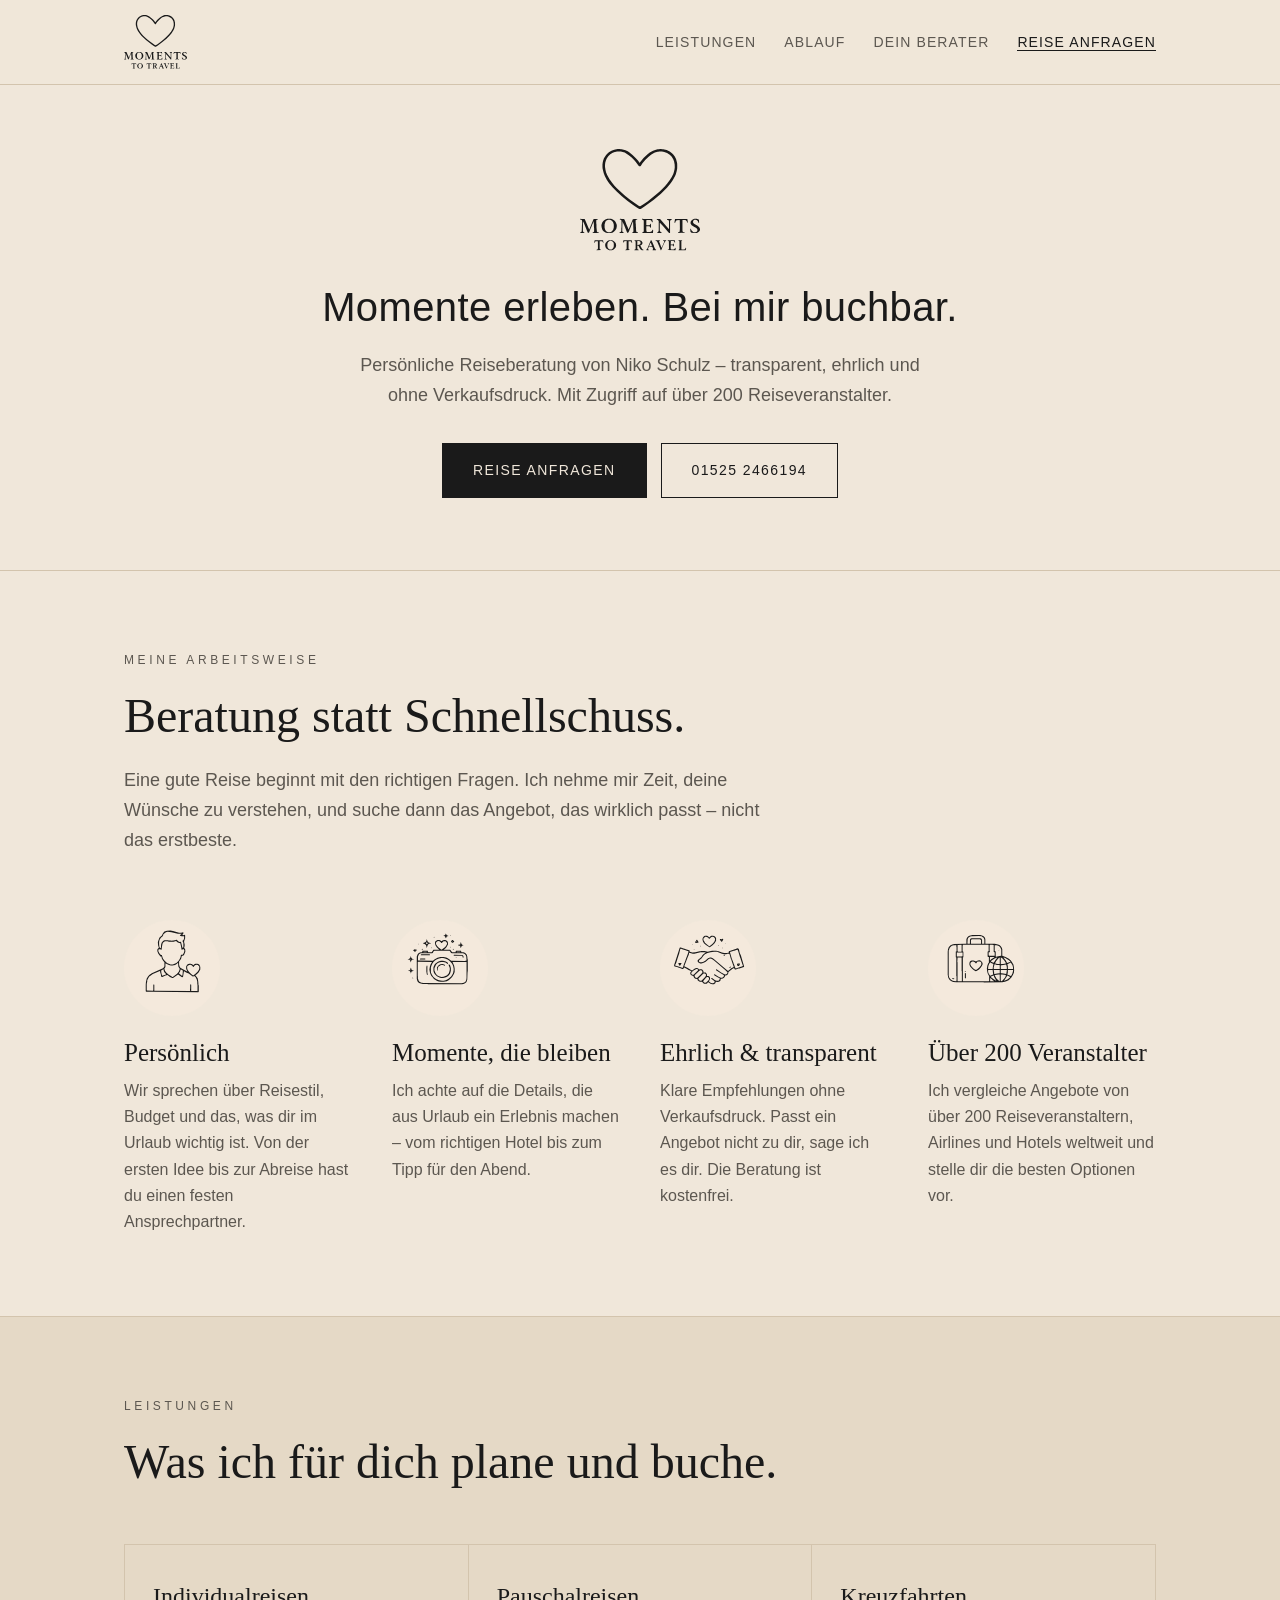
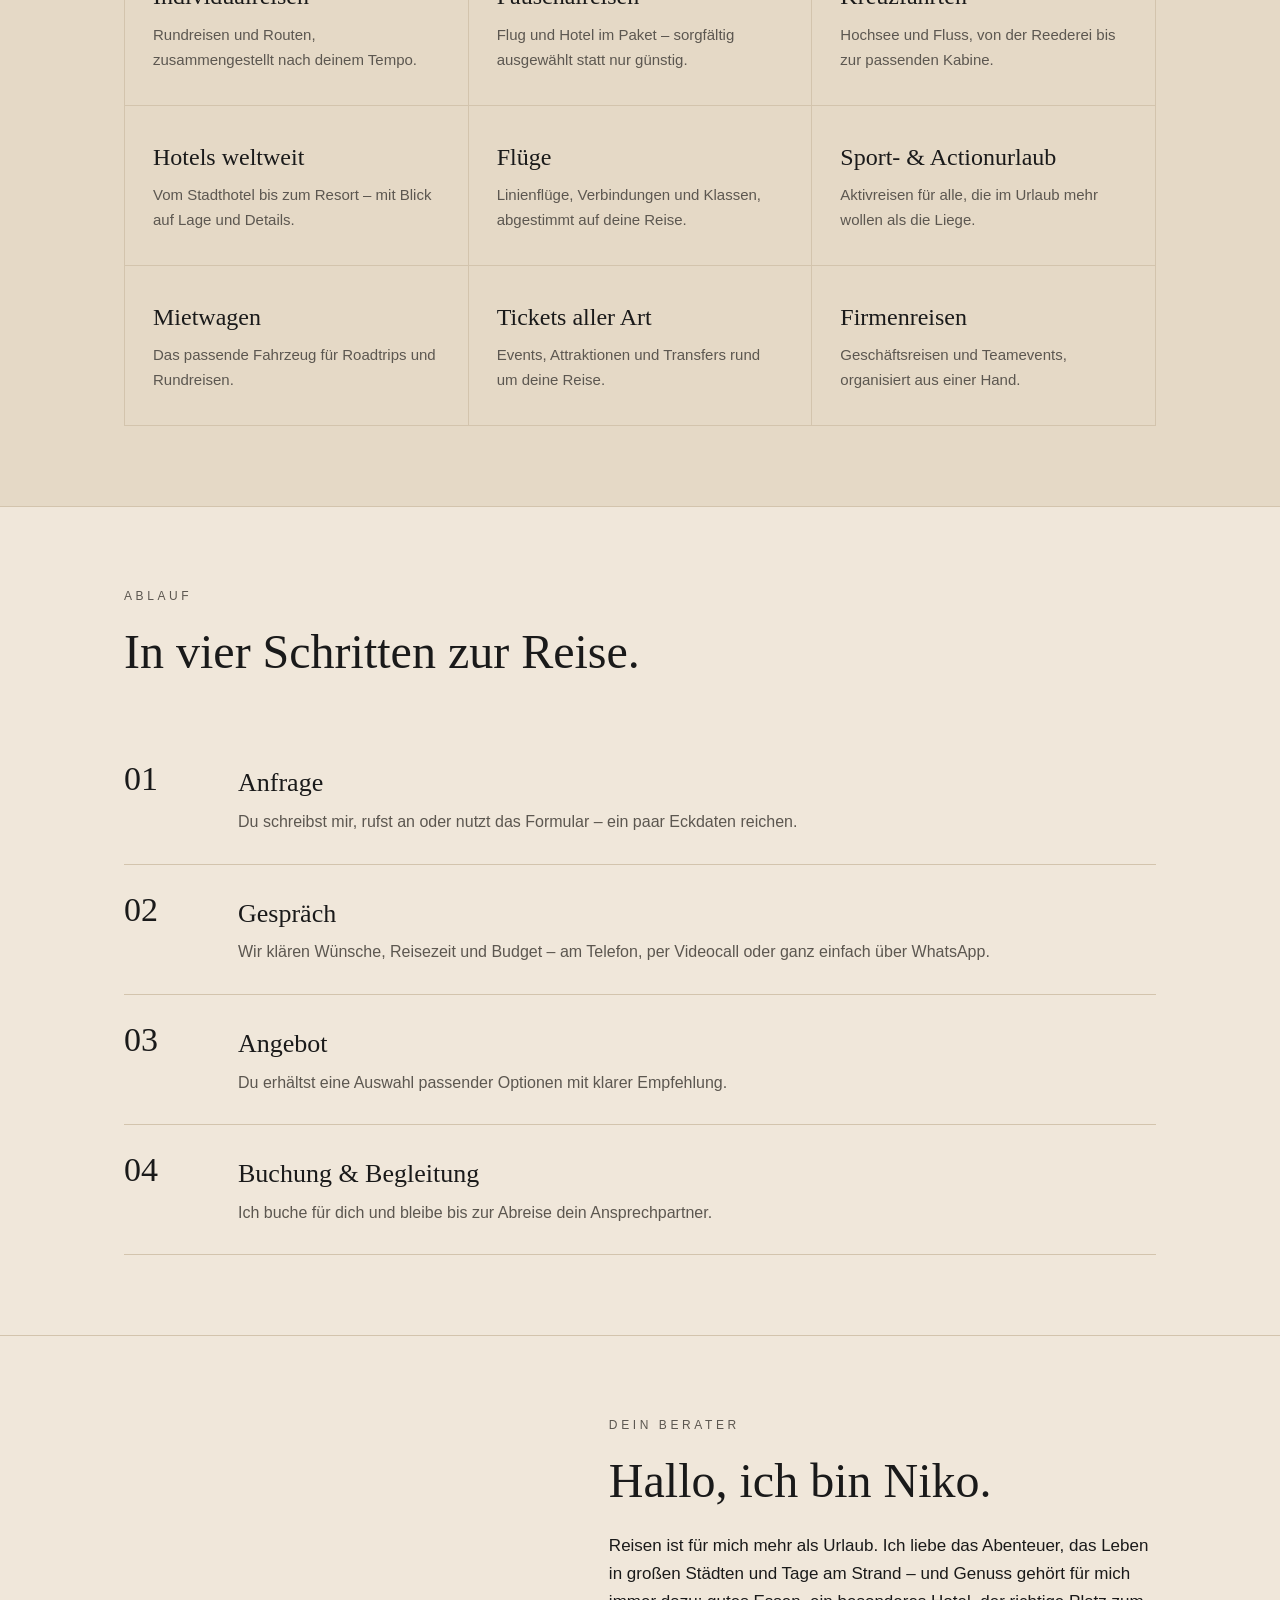
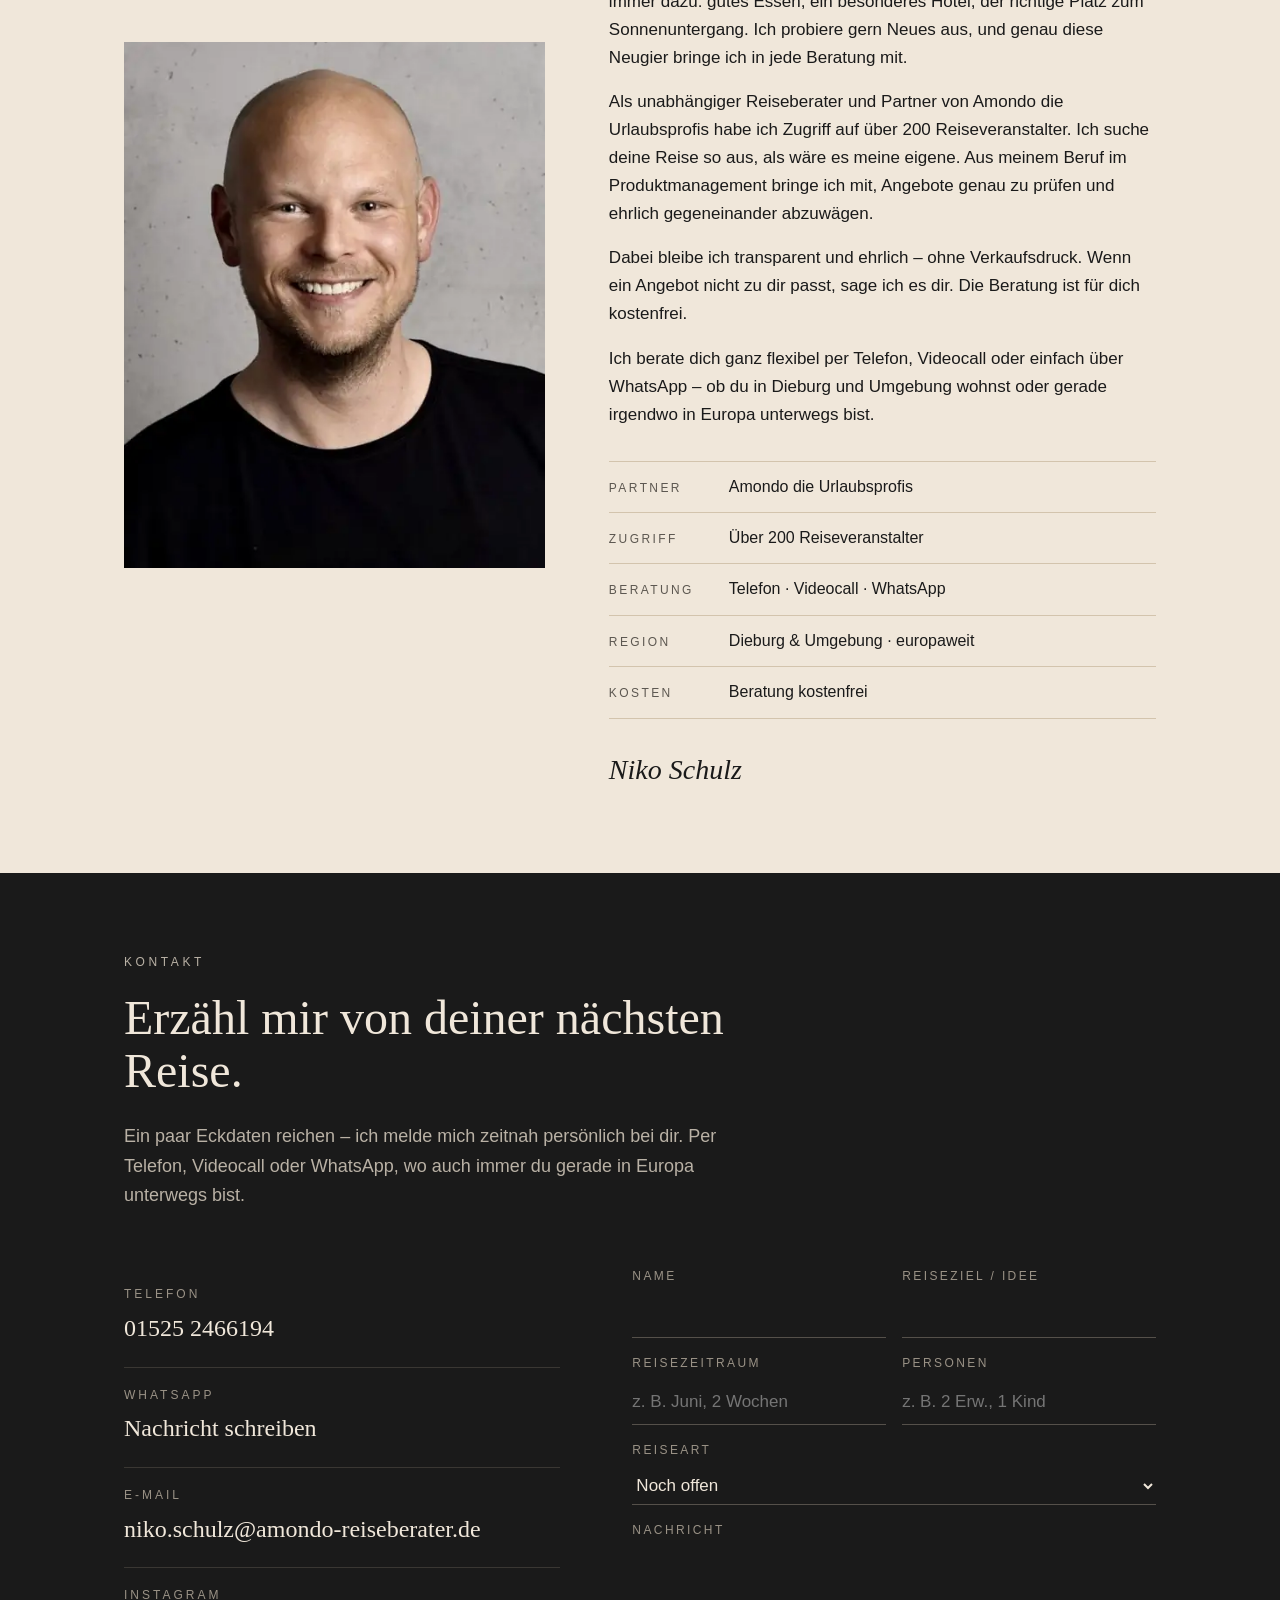
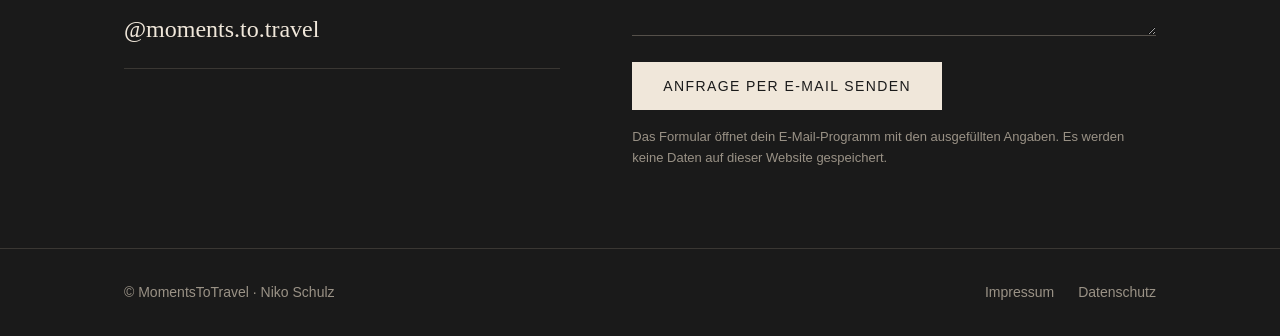
<file: index.html>
<!DOCTYPE html>
<html lang="de">
<head>
<meta charset="utf-8">
<meta name="viewport" content="width=device-width, initial-scale=1">
<title>MomentsToTravel – Persönliche Reiseberatung Niko Schulz</title>
<meta name="description" content="Persönliche Reiseberatung von Niko Schulz aus Dieburg – per Telefon, Videocall oder WhatsApp, wo auch immer du bist: Individualreisen, Kreuzfahrten, Hotels und Flüge mit Zugriff auf über 200 Reiseveranstalter.">
<meta property="og:title" content="MOMENTS TO TRAVEL – Reiseberatung Niko Schulz">
<meta property="og:description" content="Momente erleben. Bei mir buchbar. Persönliche Reiseberatung – transparent, ehrlich und ohne Verkaufsdruck.">
<meta property="og:type" content="website">
<link rel="icon" href="favicon.svg" type="image/svg+xml">
<link rel="stylesheet" href="style.css">
</head>
<body>

<header>
  <div class="wrap nav">
    <a href="#" class="brand" aria-label="MOMENTS TO TRAVEL – Startseite"><img src="logo.svg" alt="MOMENTS TO TRAVEL" class="logo-sm"></a>
    <ul class="menu">
      <li><a href="#leistungen">Leistungen</a></li>
      <li><a href="#ablauf">Ablauf</a></li>
      <li><a href="#berater">Dein Berater</a></li>
      <li><a href="#kontakt" class="cta">Reise anfragen</a></li>
    </ul>
  </div>
</header>

<main>
  <div class="hero wrap">
    <img src="logo.svg" alt="MOMENTS TO TRAVEL" class="logo-lg">
    <h1 class="claim">Momente erleben. Bei mir buchbar.</h1>
    <p>Persönliche Reiseberatung von Niko Schulz – transparent, ehrlich und ohne Verkaufsdruck. Mit Zugriff auf über 200 Reiseveranstalter.</p>
    <div class="buttons">
      <a href="#kontakt" class="btn solid">Reise anfragen</a>
      <a href="tel:+4915252466194" class="btn ghost">01525 2466194</a>
    </div>
  </div>

  <section>
    <div class="wrap">
      <p class="eyebrow">Meine Arbeitsweise</p>
      <h2>Beratung statt Schnellschuss.</h2>
      <p class="lead">Eine gute Reise beginnt mit den richtigen Fragen. Ich nehme mir Zeit, deine Wünsche zu verstehen, und suche dann das Angebot, das wirklich passt – nicht das erstbeste.</p>
      <div class="four">
        <div>
          <img src="img/icon-persoenlich.svg" alt="" class="icon">
          <h3>Persönlich</h3>
          <p>Wir sprechen über Reisestil, Budget und das, was dir im Urlaub wichtig ist. Von der ersten Idee bis zur Abreise hast du einen festen Ansprechpartner.</p>
        </div>
        <div>
          <img src="img/icon-momente.svg" alt="" class="icon">
          <h3>Momente, die bleiben</h3>
          <p>Ich achte auf die Details, die aus Urlaub ein Erlebnis machen – vom richtigen Hotel bis zum Tipp für den Abend.</p>
        </div>
        <div>
          <img src="img/icon-vertrauen.svg" alt="" class="icon">
          <h3>Ehrlich &amp; transparent</h3>
          <p>Klare Empfehlungen ohne Verkaufsdruck. Passt ein Angebot nicht zu dir, sage ich es dir. Die Beratung ist kostenfrei.</p>
        </div>
        <div>
          <img src="img/icon-weltweit.svg" alt="" class="icon">
          <h3>Über 200 Veranstalter</h3>
          <p>Ich vergleiche Angebote von über 200 Reiseveranstaltern, Airlines und Hotels weltweit und stelle dir die besten Optionen vor.</p>
        </div>
      </div>
    </div>
  </section>

  <section class="services" id="leistungen">
    <div class="wrap">
      <p class="eyebrow">Leistungen</p>
      <h2>Was ich für dich plane und buche.</h2>
      <div class="grid">
        <div><h3>Individualreisen</h3><p>Rundreisen und Routen, zusammengestellt nach deinem Tempo.</p></div>
        <div><h3>Pauschalreisen</h3><p>Flug und Hotel im Paket – sorgfältig ausgewählt statt nur günstig.</p></div>
        <div><h3>Kreuzfahrten</h3><p>Hochsee und Fluss, von der Reederei bis zur passenden Kabine.</p></div>
        <div><h3>Hotels weltweit</h3><p>Vom Stadthotel bis zum Resort – mit Blick auf Lage und Details.</p></div>
        <div><h3>Flüge</h3><p>Linienflüge, Verbindungen und Klassen, abgestimmt auf deine Reise.</p></div>
        <div><h3>Sport- &amp; Actionurlaub</h3><p>Aktivreisen für alle, die im Urlaub mehr wollen als die Liege.</p></div>
        <div><h3>Mietwagen</h3><p>Das passende Fahrzeug für Roadtrips und Rundreisen.</p></div>
        <div><h3>Tickets aller Art</h3><p>Events, Attraktionen und Transfers rund um deine Reise.</p></div>
        <div><h3>Firmenreisen</h3><p>Geschäftsreisen und Teamevents, organisiert aus einer Hand.</p></div>
      </div>
    </div>
  </section>

  <section id="ablauf">
    <div class="wrap">
      <p class="eyebrow">Ablauf</p>
      <h2>In vier Schritten zur Reise.</h2>
      <ol class="steps">
        <li><div><h3>Anfrage</h3><p>Du schreibst mir, rufst an oder nutzt das Formular – ein paar Eckdaten reichen.</p></div></li>
        <li><div><h3>Gespräch</h3><p>Wir klären Wünsche, Reisezeit und Budget – am Telefon, per Videocall oder ganz einfach über WhatsApp.</p></div></li>
        <li><div><h3>Angebot</h3><p>Du erhältst eine Auswahl passender Optionen mit klarer Empfehlung.</p></div></li>
        <li><div><h3>Buchung &amp; Begleitung</h3><p>Ich buche für dich und bleibe bis zur Abreise dein Ansprechpartner.</p></div></li>
      </ol>
    </div>
  </section>

  <section id="berater">
    <div class="wrap about">
      <div class="portrait"><img src="img/niko.svg" alt="Niko Schulz, Reiseberater"></div>
      <div>
        <p class="eyebrow">Dein Berater</p>
        <h2>Hallo, ich bin Niko.</h2>
        <p>Reisen ist für mich mehr als Urlaub. Ich liebe das Abenteuer, das Leben in großen Städten und Tage am Strand – und Genuss gehört für mich immer dazu: gutes Essen, ein besonderes Hotel, der richtige Platz zum Sonnenuntergang. Ich probiere gern Neues aus, und genau diese Neugier bringe ich in jede Beratung mit.</p>
        <p>Als unabhängiger Reiseberater und Partner von Amondo die Urlaubsprofis habe ich Zugriff auf über 200 Reiseveranstalter. Ich suche deine Reise so aus, als wäre es meine eigene. Aus meinem Beruf im Produktmanagement bringe ich mit, Angebote genau zu prüfen und ehrlich gegeneinander abzuwägen.</p>
        <p>Dabei bleibe ich transparent und ehrlich – ohne Verkaufsdruck. Wenn ein Angebot nicht zu dir passt, sage ich es dir. Die Beratung ist für dich kostenfrei.</p>
        <p>Ich berate dich ganz flexibel per Telefon, Videocall oder einfach über WhatsApp – ob du in Dieburg und Umgebung wohnst oder gerade irgendwo in Europa unterwegs bist.</p>
        <ul class="facts">
          <li><span>Partner</span>Amondo die Urlaubsprofis</li>
          <li><span>Zugriff</span>Über 200 Reiseveranstalter</li>
          <li><span>Beratung</span>Telefon · Videocall · WhatsApp</li>
          <li><span>Region</span>Dieburg &amp; Umgebung · europaweit</li>
          <li><span>Kosten</span>Beratung kostenfrei</li>
        </ul>
        <p class="sign">Niko Schulz</p>
      </div>
    </div>
  </section>

  <section class="contact" id="kontakt">
    <div class="wrap">
      <p class="eyebrow">Kontakt</p>
      <h2>Erzähl mir von deiner nächsten Reise.</h2>
      <p class="lead">Ein paar Eckdaten reichen – ich melde mich zeitnah persönlich bei dir. Per Telefon, Videocall oder WhatsApp, wo auch immer du gerade in Europa unterwegs bist.</p>
      <div class="contact-grid">
        <ul class="channels">
          <li><span>Telefon</span><a href="tel:+4915252466194">01525 2466194</a></li>
          <li><span>WhatsApp</span><a href="https://wa.me/4915252466194">Nachricht schreiben</a></li>
          <li><span>E-Mail</span><a href="mailto:niko.schulz@amondo-reiseberater.de">niko.schulz@amondo-reiseberater.de</a></li>
          <li><span>Instagram</span><a href="https://www.instagram.com/moments.to.travel/">@moments.to.travel</a></li>
        </ul>
        <form id="anfrage">
          <div><label for="name">Name</label><input id="name" required></div>
          <div><label for="ziel">Reiseziel / Idee</label><input id="ziel"></div>
          <div><label for="zeit">Reisezeitraum</label><input id="zeit" placeholder="z. B. Juni, 2 Wochen"></div>
          <div><label for="personen">Personen</label><input id="personen" placeholder="z. B. 2 Erw., 1 Kind"></div>
          <div class="full"><label for="art">Reiseart</label>
            <select id="art">
              <option>Noch offen</option><option>Individualreise</option><option>Pauschalreise</option>
              <option>Kreuzfahrt</option><option>Hotel</option><option>Flug</option>
              <option>Sport- / Actionurlaub</option><option>Firmenreise</option>
            </select>
          </div>
          <div class="full"><label for="nachricht">Nachricht</label><textarea id="nachricht"></textarea></div>
          <div class="full"><button type="submit" class="btn">Anfrage per E-Mail senden</button></div>
          <p class="full hint">Das Formular öffnet dein E-Mail-Programm mit den ausgefüllten Angaben. Es werden keine Daten auf dieser Website gespeichert.</p>
        </form>
      </div>
    </div>
  </section>
</main>

<footer>
  <div class="wrap">
    <span>© MomentsToTravel · Niko Schulz</span>
    <span><a href="impressum.html">Impressum</a><a href="datenschutz.html">Datenschutz</a></span>
  </div>
</footer>

<script>
document.getElementById('anfrage').addEventListener('submit', function (e) {
  e.preventDefault();
  var v = function (id) { return document.getElementById(id).value.trim(); };
  var body = 'Name: ' + v('name') + '\nReiseziel / Idee: ' + v('ziel') + '\nZeitraum: ' + v('zeit') +
             '\nPersonen: ' + v('personen') + '\nReiseart: ' + v('art') + '\n\n' + v('nachricht');
  window.location.href = 'mailto:niko.schulz@amondo-reiseberater.de?subject=' +
    encodeURIComponent('Reiseanfrage über momentstotravel.de') + '&body=' + encodeURIComponent(body);
});
</script>
</body>
</html>
</file>
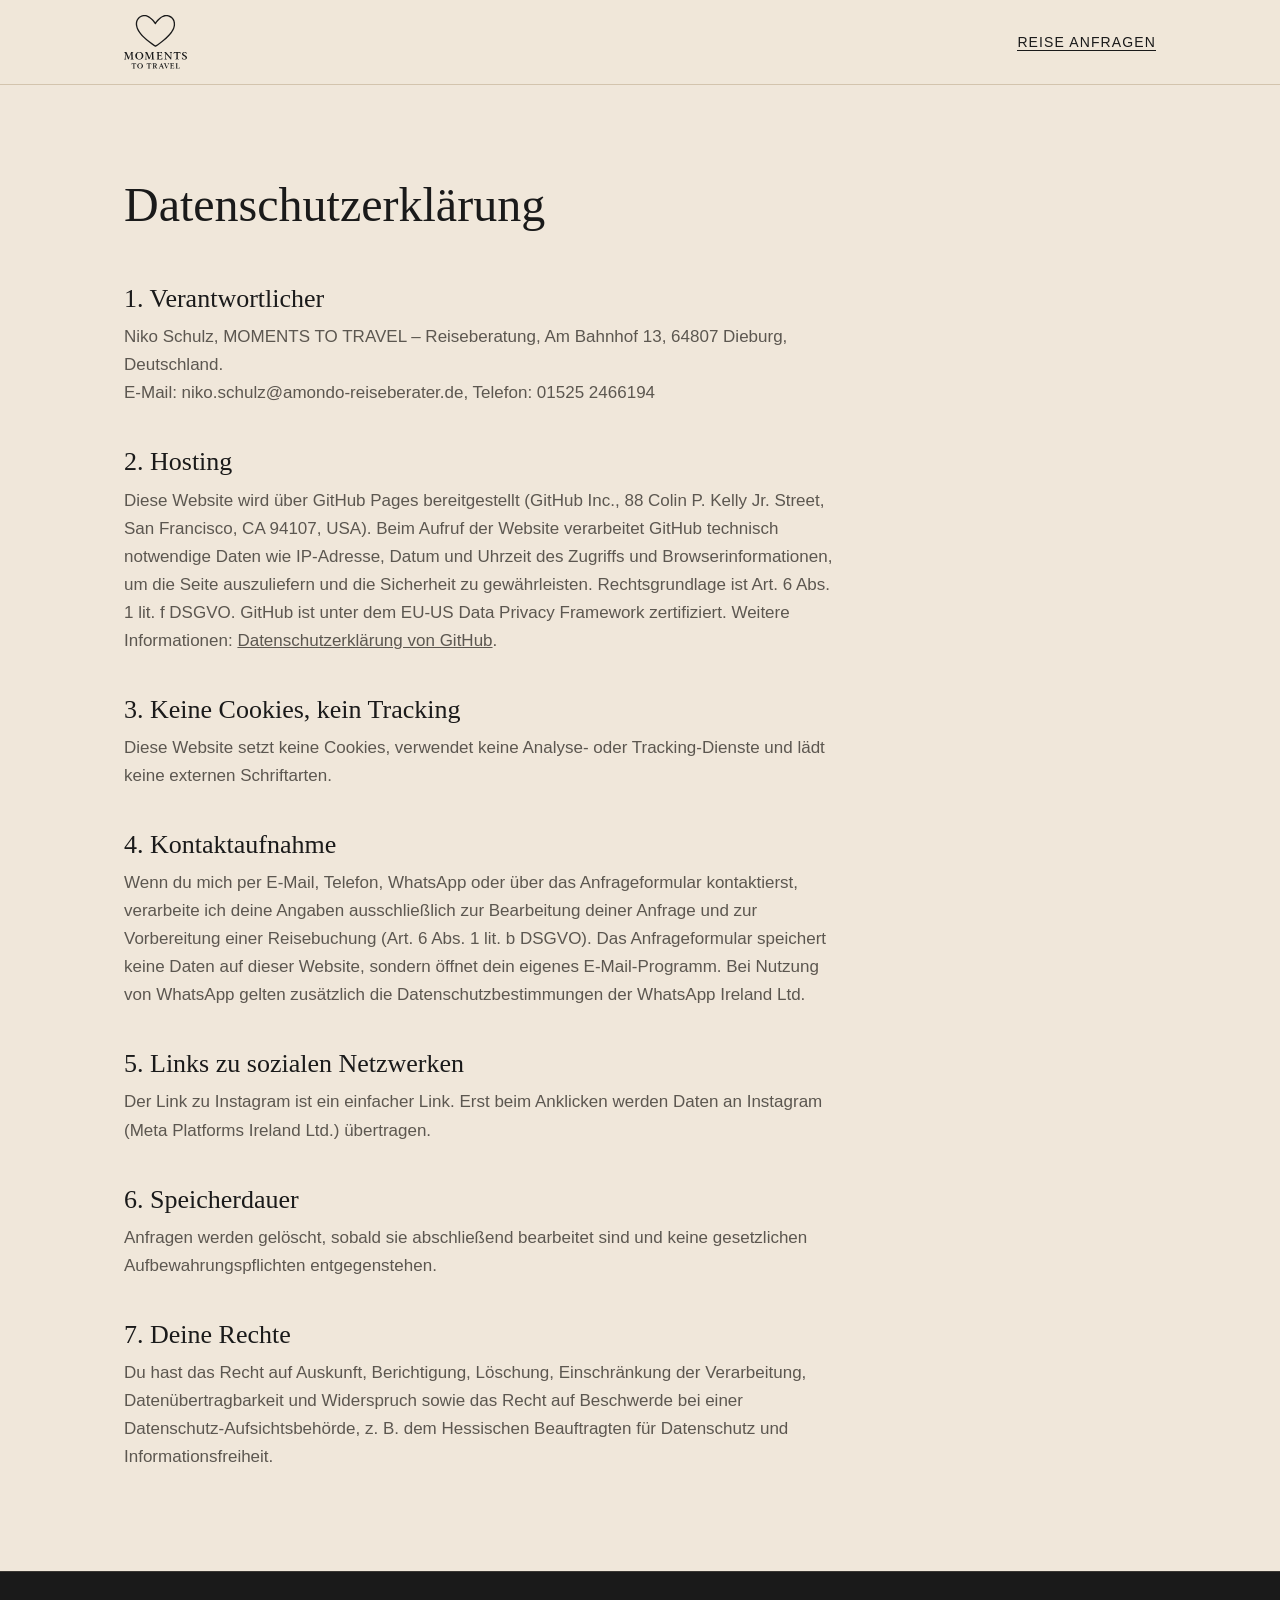
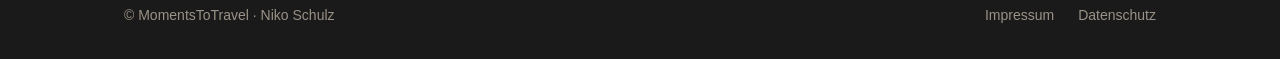
<file: datenschutz.html>
<!DOCTYPE html>
<html lang="de">
<head>
<meta charset="utf-8">
<meta name="viewport" content="width=device-width, initial-scale=1">
<title>Datenschutz – MomentsToTravel</title>
<meta name="robots" content="noindex">
<link rel="icon" href="favicon.svg" type="image/svg+xml">
<link rel="stylesheet" href="style.css">
</head>
<body>
<header>
  <div class="wrap nav">
    <a href="index.html" class="brand" aria-label="Zur Startseite"><img src="logo.svg" alt="MOMENTS TO TRAVEL" class="logo-sm"></a>
    <ul class="menu"><li><a href="index.html#kontakt" class="cta">Reise anfragen</a></li></ul>
  </div>
</header>
<main class="legal">
  <div class="wrap">
    <h1>Datenschutzerklärung</h1>

    <h2>1. Verantwortlicher</h2>
    <p>Niko Schulz, MOMENTS TO TRAVEL – Reiseberatung, Am Bahnhof 13, 64807 Dieburg, Deutschland.<br>
    E-Mail: niko.schulz@amondo-reiseberater.de, Telefon: 01525 2466194</p>

    <h2>2. Hosting</h2>
    <p>Diese Website wird über GitHub Pages bereitgestellt (GitHub Inc., 88 Colin P. Kelly Jr. Street, San Francisco, CA 94107, USA). Beim Aufruf der Website verarbeitet GitHub technisch notwendige Daten wie IP-Adresse, Datum und Uhrzeit des Zugriffs und Browserinformationen, um die Seite auszuliefern und die Sicherheit zu gewährleisten. Rechtsgrundlage ist Art. 6 Abs. 1 lit. f DSGVO. GitHub ist unter dem EU-US Data Privacy Framework zertifiziert. Weitere Informationen: <a href="https://docs.github.com/de/site-policy/privacy-policies/github-general-privacy-statement">Datenschutzerklärung von GitHub</a>.</p>

    <h2>3. Keine Cookies, kein Tracking</h2>
    <p>Diese Website setzt keine Cookies, verwendet keine Analyse- oder Tracking-Dienste und lädt keine externen Schriftarten.</p>

    <h2>4. Kontaktaufnahme</h2>
    <p>Wenn du mich per E-Mail, Telefon, WhatsApp oder über das Anfrageformular kontaktierst, verarbeite ich deine Angaben ausschließlich zur Bearbeitung deiner Anfrage und zur Vorbereitung einer Reisebuchung (Art. 6 Abs. 1 lit. b DSGVO). Das Anfrageformular speichert keine Daten auf dieser Website, sondern öffnet dein eigenes E-Mail-Programm. Bei Nutzung von WhatsApp gelten zusätzlich die Datenschutzbestimmungen der WhatsApp Ireland Ltd.</p>

    <h2>5. Links zu sozialen Netzwerken</h2>
    <p>Der Link zu Instagram ist ein einfacher Link. Erst beim Anklicken werden Daten an Instagram (Meta Platforms Ireland Ltd.) übertragen.</p>

    <h2>6. Speicherdauer</h2>
    <p>Anfragen werden gelöscht, sobald sie abschließend bearbeitet sind und keine gesetzlichen Aufbewahrungspflichten entgegenstehen.</p>

    <h2>7. Deine Rechte</h2>
    <p>Du hast das Recht auf Auskunft, Berichtigung, Löschung, Einschränkung der Verarbeitung, Datenübertragbarkeit und Widerspruch sowie das Recht auf Beschwerde bei einer Datenschutz-Aufsichtsbehörde, z. B. dem Hessischen Beauftragten für Datenschutz und Informationsfreiheit.</p>
  </div>
</main>
<footer>
  <div class="wrap">
    <span>© MomentsToTravel · Niko Schulz</span>
    <span><a href="impressum.html">Impressum</a><a href="datenschutz.html">Datenschutz</a></span>
  </div>
</footer>
</body>
</html>
</file>
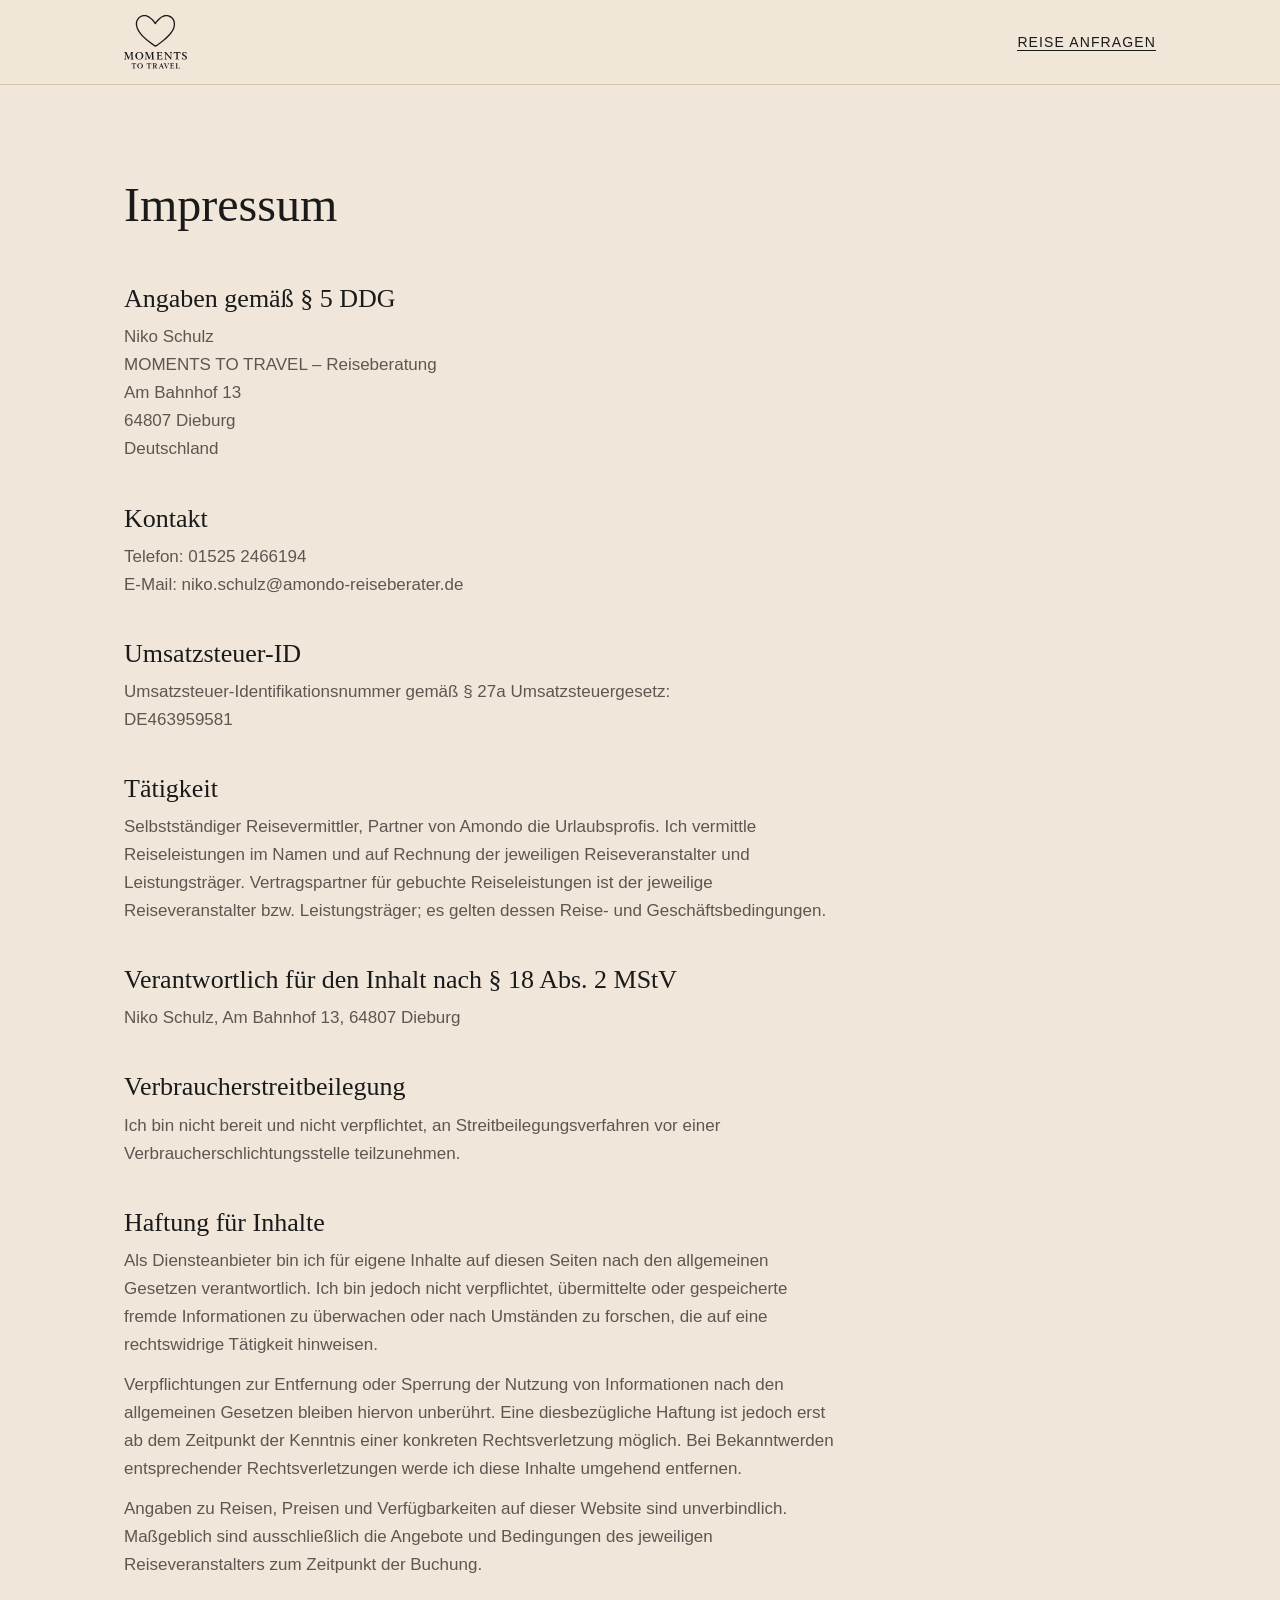
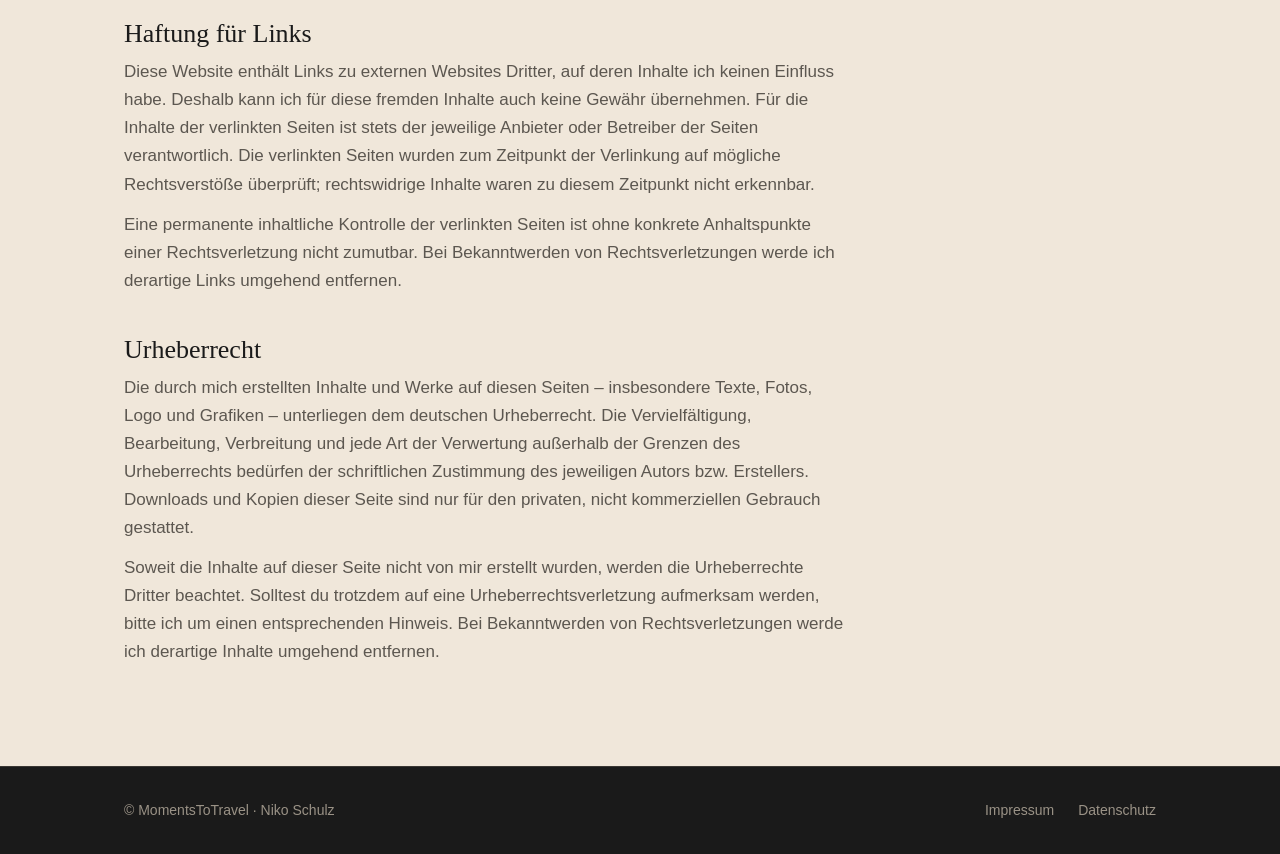
<file: impressum.html>
<!DOCTYPE html>
<html lang="de">
<head>
<meta charset="utf-8">
<meta name="viewport" content="width=device-width, initial-scale=1">
<title>Impressum – MomentsToTravel</title>
<meta name="robots" content="noindex">
<link rel="icon" href="favicon.svg" type="image/svg+xml">
<link rel="stylesheet" href="style.css">
</head>
<body>
<header>
  <div class="wrap nav">
    <a href="index.html" class="brand" aria-label="Zur Startseite"><img src="logo.svg" alt="MOMENTS TO TRAVEL" class="logo-sm"></a>
    <ul class="menu"><li><a href="index.html#kontakt" class="cta">Reise anfragen</a></li></ul>
  </div>
</header>
<main class="legal">
  <div class="wrap">
    <h1>Impressum</h1>

    <h2>Angaben gemäß § 5 DDG</h2>
    <p>Niko Schulz<br>MOMENTS TO TRAVEL – Reiseberatung<br>Am Bahnhof 13<br>64807 Dieburg<br>Deutschland</p>

    <h2>Kontakt</h2>
    <p>Telefon: 01525 2466194<br>E-Mail: niko.schulz@amondo-reiseberater.de</p>

    <h2>Umsatzsteuer-ID</h2>
    <p>Umsatzsteuer-Identifikationsnummer gemäß § 27a Umsatzsteuergesetz:<br>DE463959581</p>

    <h2>Tätigkeit</h2>
    <p>Selbstständiger Reisevermittler, Partner von Amondo die Urlaubsprofis. Ich vermittle Reiseleistungen im Namen und auf Rechnung der jeweiligen Reiseveranstalter und Leistungsträger. Vertragspartner für gebuchte Reiseleistungen ist der jeweilige Reiseveranstalter bzw. Leistungsträger; es gelten dessen Reise- und Geschäftsbedingungen.</p>

    <h2>Verantwortlich für den Inhalt nach § 18 Abs. 2 MStV</h2>
    <p>Niko Schulz, Am Bahnhof 13, 64807 Dieburg</p>

    <h2>Verbraucherstreitbeilegung</h2>
    <p>Ich bin nicht bereit und nicht verpflichtet, an Streitbeilegungsverfahren vor einer Verbraucherschlichtungsstelle teilzunehmen.</p>

    <h2>Haftung für Inhalte</h2>
    <p>Als Diensteanbieter bin ich für eigene Inhalte auf diesen Seiten nach den allgemeinen Gesetzen verantwortlich. Ich bin jedoch nicht verpflichtet, übermittelte oder gespeicherte fremde Informationen zu überwachen oder nach Umständen zu forschen, die auf eine rechtswidrige Tätigkeit hinweisen.</p>
    <p>Verpflichtungen zur Entfernung oder Sperrung der Nutzung von Informationen nach den allgemeinen Gesetzen bleiben hiervon unberührt. Eine diesbezügliche Haftung ist jedoch erst ab dem Zeitpunkt der Kenntnis einer konkreten Rechtsverletzung möglich. Bei Bekanntwerden entsprechender Rechtsverletzungen werde ich diese Inhalte umgehend entfernen.</p>
    <p>Angaben zu Reisen, Preisen und Verfügbarkeiten auf dieser Website sind unverbindlich. Maßgeblich sind ausschließlich die Angebote und Bedingungen des jeweiligen Reiseveranstalters zum Zeitpunkt der Buchung.</p>

    <h2>Haftung für Links</h2>
    <p>Diese Website enthält Links zu externen Websites Dritter, auf deren Inhalte ich keinen Einfluss habe. Deshalb kann ich für diese fremden Inhalte auch keine Gewähr übernehmen. Für die Inhalte der verlinkten Seiten ist stets der jeweilige Anbieter oder Betreiber der Seiten verantwortlich. Die verlinkten Seiten wurden zum Zeitpunkt der Verlinkung auf mögliche Rechtsverstöße überprüft; rechtswidrige Inhalte waren zu diesem Zeitpunkt nicht erkennbar.</p>
    <p>Eine permanente inhaltliche Kontrolle der verlinkten Seiten ist ohne konkrete Anhaltspunkte einer Rechtsverletzung nicht zumutbar. Bei Bekanntwerden von Rechtsverletzungen werde ich derartige Links umgehend entfernen.</p>

    <h2>Urheberrecht</h2>
    <p>Die durch mich erstellten Inhalte und Werke auf diesen Seiten – insbesondere Texte, Fotos, Logo und Grafiken – unterliegen dem deutschen Urheberrecht. Die Vervielfältigung, Bearbeitung, Verbreitung und jede Art der Verwertung außerhalb der Grenzen des Urheberrechts bedürfen der schriftlichen Zustimmung des jeweiligen Autors bzw. Erstellers. Downloads und Kopien dieser Seite sind nur für den privaten, nicht kommerziellen Gebrauch gestattet.</p>
    <p>Soweit die Inhalte auf dieser Seite nicht von mir erstellt wurden, werden die Urheberrechte Dritter beachtet. Solltest du trotzdem auf eine Urheberrechtsverletzung aufmerksam werden, bitte ich um einen entsprechenden Hinweis. Bei Bekanntwerden von Rechtsverletzungen werde ich derartige Inhalte umgehend entfernen.</p>
  </div>
</main>
<footer>
  <div class="wrap">
    <span>© MomentsToTravel · Niko Schulz</span>
    <span><a href="impressum.html">Impressum</a><a href="datenschutz.html">Datenschutz</a></span>
  </div>
</footer>
</body>
</html>
</file>
<file: style.css>
:root {
  --cream: #f0e7da;
  --cream-dark: #e5d9c6;
  --ink: #1a1a1a;
  --muted: #5c5750;
  --line: #d3c4ad;
  --serif: "Cormorant Garamond", "Iowan Old Style", "Palatino Linotype", Palatino, "Book Antiqua", Georgia, serif;
  --sans: -apple-system, BlinkMacSystemFont, "Segoe UI", Helvetica, Arial, sans-serif;
}

* { box-sizing: border-box; margin: 0; padding: 0; }
html { scroll-behavior: smooth; }
body {
  background: var(--cream);
  color: var(--ink);
  font-family: var(--sans);
  font-size: 17px;
  line-height: 1.65;
  -webkit-font-smoothing: antialiased;
}
a { color: inherit; }
img, svg { display: block; }

.wrap { max-width: 1080px; margin: 0 auto; padding: 0 24px; }

/* Header */
header {
  position: sticky; top: 0; z-index: 10;
  background: rgba(240, 231, 218, 0.95);
  backdrop-filter: blur(8px);
  border-bottom: 1px solid var(--line);
}
.nav { display: flex; align-items: center; justify-content: space-between; height: 84px; }
.brand { display: flex; align-items: center; text-decoration: none; }
.menu { display: flex; gap: 28px; list-style: none; }
.menu a { text-decoration: none; font-size: 14px; letter-spacing: 0.08em; text-transform: uppercase; color: var(--muted); }
.menu a:hover { color: var(--ink); }
.menu .cta { color: var(--ink); border-bottom: 1px solid var(--ink); }

/* Logo */
.logo-sm { height: 54px; width: auto; }
.logo-lg { width: 120px; height: auto; margin: 0 auto 30px; }

/* Hero */
.hero { padding-top: 64px; padding-bottom: 72px; text-align: center; }
.hero h1.claim { font-family: var(--sans); font-weight: 300; font-size: clamp(26px, 3.6vw, 40px); letter-spacing: 0.01em; line-height: 1.3; max-width: 820px; margin: 0 auto 18px; }
.hero p { max-width: 560px; margin: 0 auto 32px; color: var(--muted); font-size: 18px; }
.buttons { display: flex; gap: 14px; justify-content: center; flex-wrap: wrap; }
.btn {
  display: inline-block; padding: 15px 30px; text-decoration: none;
  font-size: 14px; letter-spacing: 0.1em; text-transform: uppercase;
  border: 1px solid var(--ink); transition: background .2s, color .2s;
}
.btn.solid { background: var(--ink); color: var(--cream); }
.btn.solid:hover { background: transparent; color: var(--ink); }
.btn.ghost:hover { background: var(--ink); color: var(--cream); }

/* Sections */
section { padding: 80px 0; border-top: 1px solid var(--line); }
.eyebrow { font-size: 12px; letter-spacing: 0.3em; text-transform: uppercase; color: var(--muted); margin-bottom: 18px; }
h2 { font-family: var(--serif); font-weight: 400; font-size: clamp(32px, 4.4vw, 48px); line-height: 1.12; margin-bottom: 24px; max-width: 720px; }
.lead { color: var(--muted); max-width: 640px; font-size: 18px; }

/* Arbeitsweise mit Icons */
.four { display: grid; grid-template-columns: repeat(4, 1fr); gap: 40px; margin-top: 64px; }
.four .icon { width: 96px; height: 96px; margin-bottom: 22px; }
.four h3 { font-family: var(--serif); font-weight: 400; font-size: 25px; margin-bottom: 10px; line-height: 1.2; }
.four p { color: var(--muted); font-size: 16px; }

/* Services */
.services { background: var(--cream-dark); }
.grid { display: grid; grid-template-columns: repeat(3, 1fr); margin-top: 56px; border-top: 1px solid var(--line); border-left: 1px solid var(--line); }
.grid div { padding: 32px 28px; border-right: 1px solid var(--line); border-bottom: 1px solid var(--line); }
.grid h3 { font-family: var(--serif); font-weight: 400; font-size: 24px; margin-bottom: 6px; }
.grid p { color: var(--muted); font-size: 15px; }

/* Steps */
.steps { list-style: none; margin-top: 56px; counter-reset: s; }
.steps li { display: grid; grid-template-columns: 90px 1fr; gap: 24px; padding: 28px 0; border-bottom: 1px solid var(--line); counter-increment: s; }
.steps li::before { content: "0" counter(s); font-family: var(--serif); font-size: 34px; line-height: 1; }
.steps h3 { font-family: var(--serif); font-weight: 400; font-size: 26px; margin-bottom: 4px; }
.steps p { color: var(--muted); font-size: 16px; }

/* Dein Berater */
.about { display: grid; grid-template-columns: 1fr 1.3fr; gap: 64px; align-items: center; }
.portrait { position: relative; overflow: hidden; aspect-ratio: 4 / 5; background: var(--cream-dark); }
.portrait img { position: absolute; inset: 0; width: 100%; height: 100%; object-fit: cover; }
.about p + p { margin-top: 16px; }
.facts { list-style: none; margin-top: 32px; border-top: 1px solid var(--line); }
.facts li { padding: 12px 0; border-bottom: 1px solid var(--line); font-size: 16px; }
.facts span { display: inline-block; width: 120px; font-size: 12px; letter-spacing: 0.2em; text-transform: uppercase; color: var(--muted); }
.sign { font-family: var(--serif); font-style: italic; font-size: 28px; margin-top: 28px; }

/* Contact */
.contact { background: var(--ink); color: var(--cream); border-top: none; }
.contact .eyebrow, .contact .lead { color: #b9b1a5; }
.contact-grid { display: grid; grid-template-columns: 1fr 1.2fr; gap: 72px; margin-top: 56px; }
.channels { list-style: none; }
.channels li { padding: 18px 0; border-bottom: 1px solid #3a3733; }
.channels span { display: block; font-size: 12px; letter-spacing: 0.25em; text-transform: uppercase; color: #9a9286; margin-bottom: 4px; }
.channels a { font-family: var(--serif); font-size: 24px; text-decoration: none; word-break: break-word; }
.channels a:hover { text-decoration: underline; }
form { display: grid; grid-template-columns: 1fr 1fr; gap: 16px; }
form .full { grid-column: 1 / -1; }
label { display: block; font-size: 12px; letter-spacing: 0.2em; text-transform: uppercase; color: #9a9286; margin-bottom: 6px; }
input, textarea, select {
  width: 100%; background: transparent; border: none; border-bottom: 1px solid #55504a;
  color: var(--cream); font: inherit; padding: 8px 0; border-radius: 0;
}
select option { color: var(--ink); }
input:focus, textarea:focus, select:focus { outline: none; border-bottom-color: var(--cream); }
textarea { resize: vertical; min-height: 90px; }
form .btn { background: var(--cream); color: var(--ink); border-color: var(--cream); cursor: pointer; font-family: var(--sans); }
form .btn:hover { background: transparent; color: var(--cream); }
.hint { font-size: 13px; color: #9a9286; }

/* Footer */
footer { background: var(--ink); color: #9a9286; border-top: 1px solid #3a3733; padding: 32px 0; font-size: 14px; }
footer .wrap { display: flex; justify-content: space-between; flex-wrap: wrap; gap: 12px; }
footer a { text-decoration: none; margin-left: 24px; }
footer a:hover { color: var(--cream); }

/* Legal pages */
.legal { padding: 80px 0 100px; border-top: none; }
.legal h1 { font-family: var(--serif); font-weight: 400; font-size: 48px; margin-bottom: 40px; }
.legal h2 { font-size: 26px; margin: 40px 0 10px; }
.legal p, .legal li { color: var(--muted); max-width: 720px; }
.legal p + p { margin-top: 12px; }

@media (max-width: 1000px) {
  .four { grid-template-columns: repeat(2, 1fr); }
}

@media (max-width: 860px) {
  .menu li:not(:last-child) { display: none; }
  .hero { padding-top: 44px; padding-bottom: 56px; }
  .logo-lg { width: 100px; margin-bottom: 24px; }
  .grid, .about, .contact-grid { grid-template-columns: 1fr; }
  .about { gap: 40px; }
  .portrait { max-width: 360px; }
  section { padding: 60px 0; }
  .logo-sm { height: 46px; }
  .steps li { grid-template-columns: 60px 1fr; }
  form { grid-template-columns: 1fr; }
  .facts span { display: block; width: auto; }
  footer a { margin: 0 20px 0 0; }
}

@media (max-width: 560px) {
  .four { grid-template-columns: 1fr; }
}
</file>
